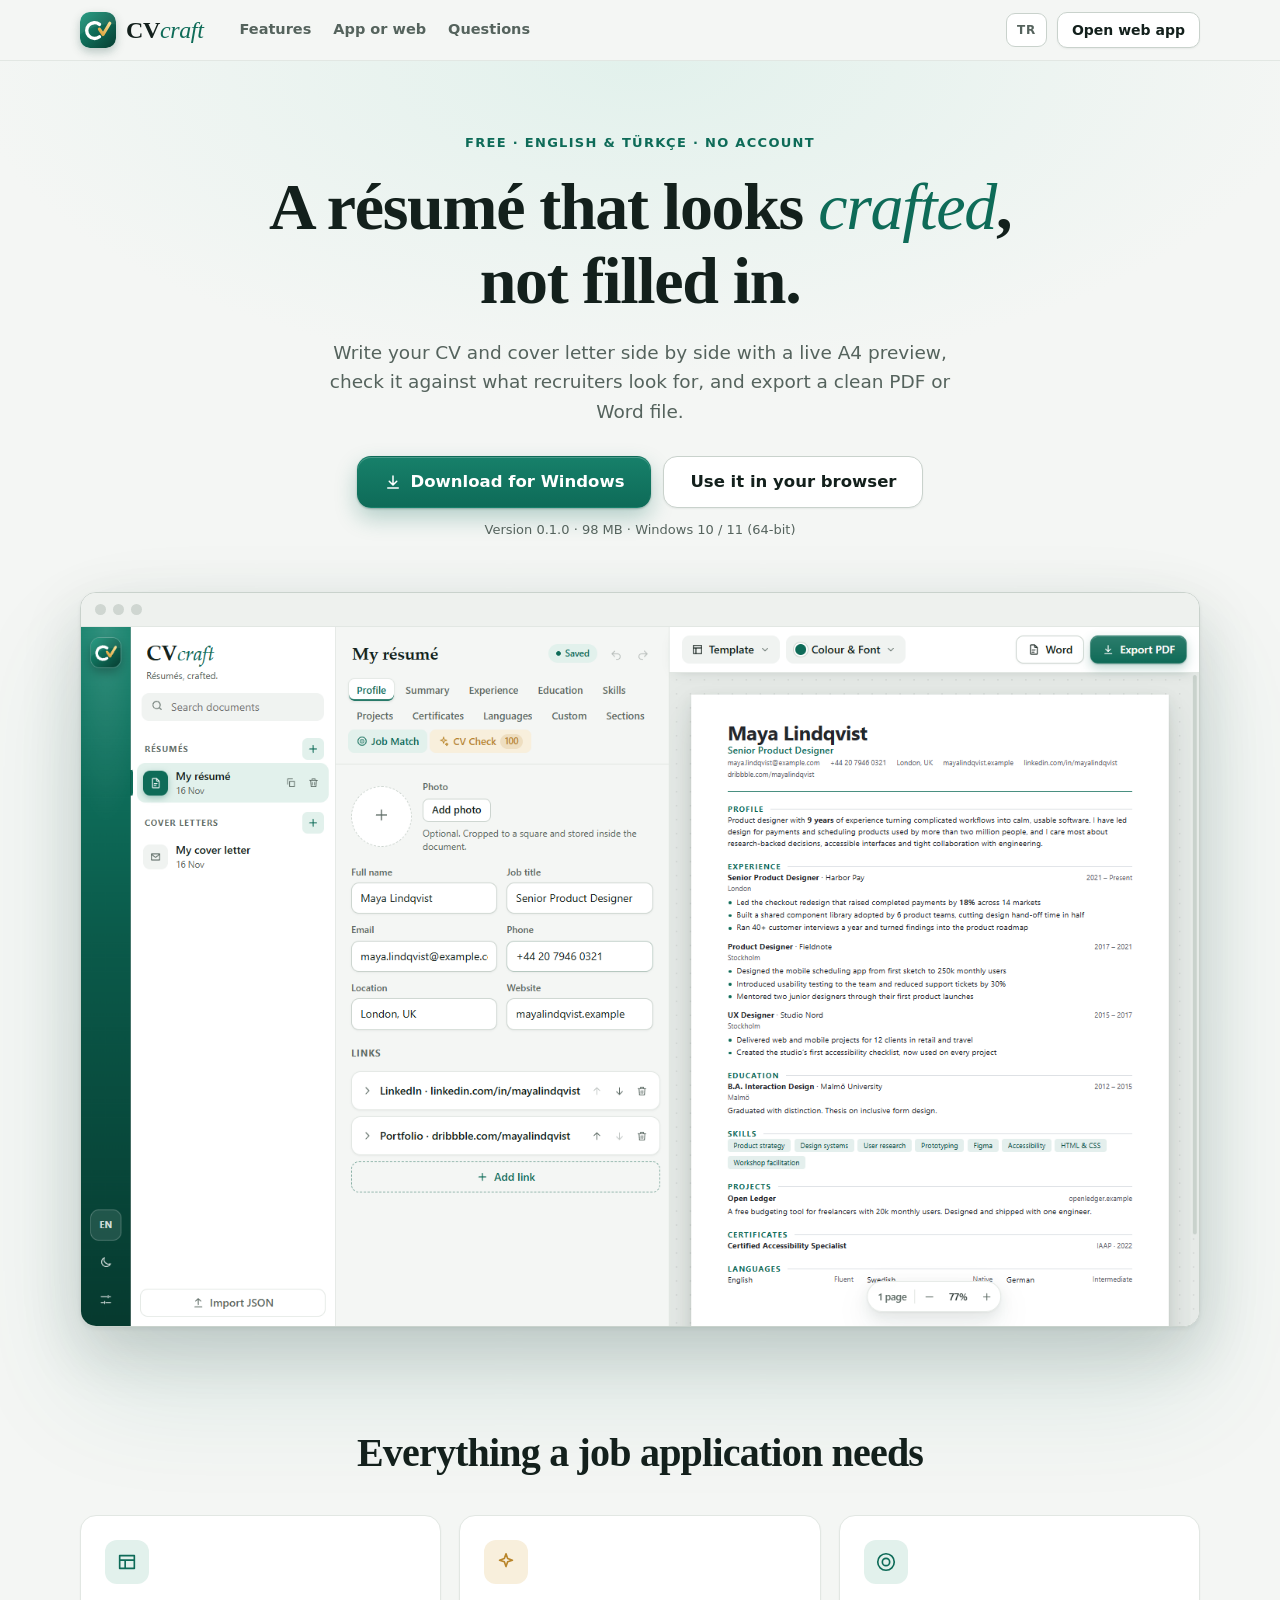
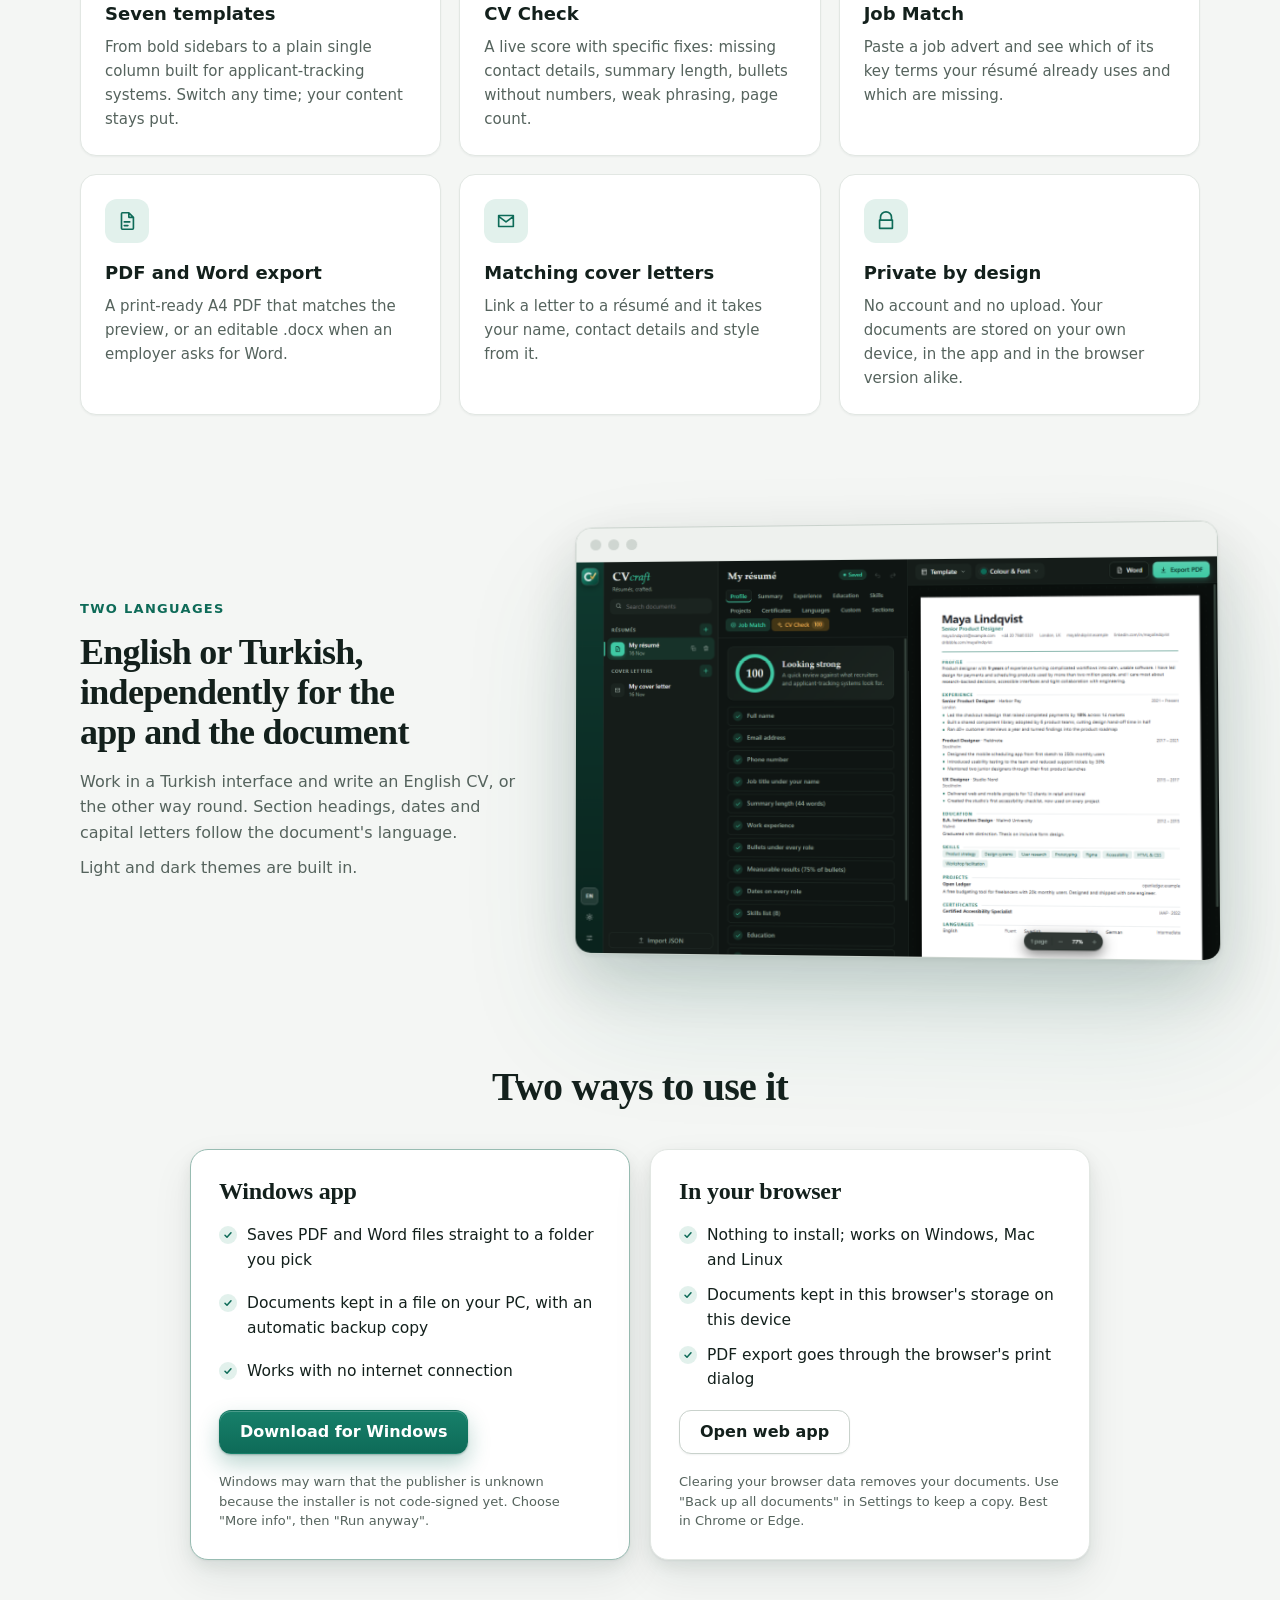
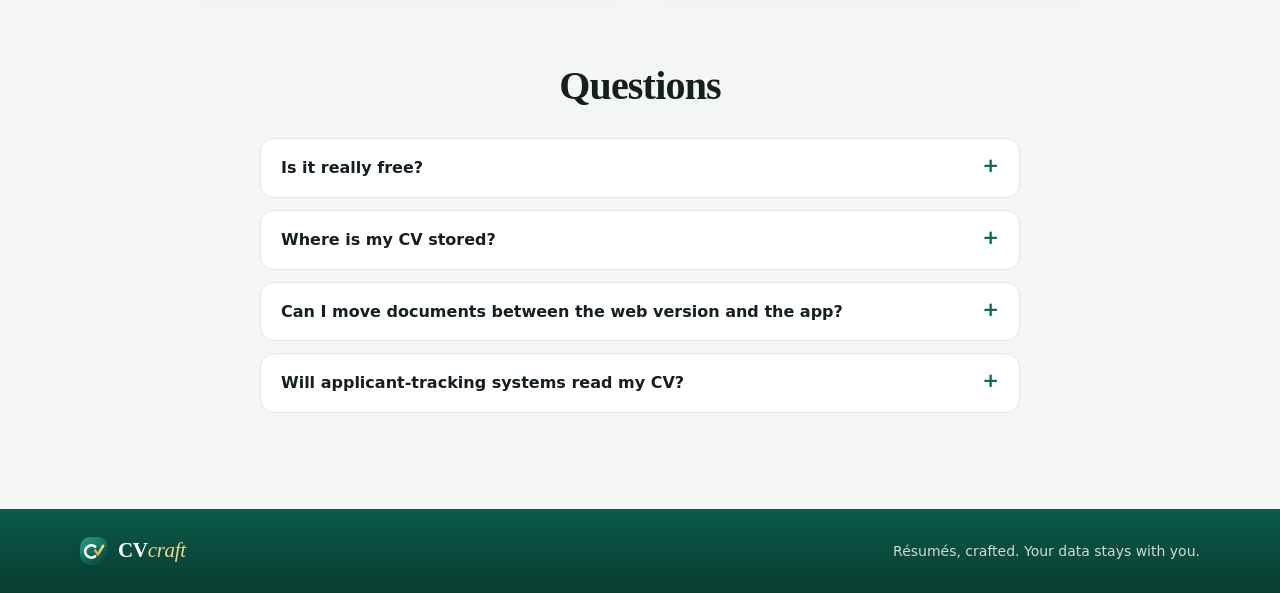
<file: index.html>
<!doctype html>
<html lang="en">
<head>
  <meta charset="utf-8">
  <meta name="viewport" content="width=device-width, initial-scale=1">
  <title>CVcraft - résumés and cover letters, crafted</title>
  <meta name="description" content="CVcraft is a free résumé and cover-letter builder in English and Turkish. Use it in your browser or download the Windows app. Your documents stay on your device.">
  <meta name="theme-color" content="#0e6b58">
  <link rel="icon" href="assets/icon.svg" type="image/svg+xml">
  <link rel="stylesheet" href="site.css">
</head>
<body>
  <header class="nav">
    <a class="logo" href="./" aria-label="CVcraft">
      <img src="assets/icon.svg" alt="" width="36" height="36">
      <span class="wordmark">CV<i>craft</i></span>
    </a>
    <nav class="nav-links">
      <a href="#features" data-i18n="navFeatures">Features</a>
      <a href="#get" data-i18n="navGet">App or web</a>
      <a href="#faq" data-i18n="navFaq">Questions</a>
    </nav>
    <div class="nav-end">
      <button class="lang" type="button" id="lang" aria-label="Language / Dil">TR</button>
      <a class="btn small" href="app/index.html" data-i18n="openWeb">Open web app</a>
    </div>
  </header>

  <main>
    <section class="hero">
      <p class="eyebrow" data-i18n="eyebrow">Free · English &amp; Türkçe · No account</p>
      <h1 data-i18n-html="heroTitle">A résumé that looks <i>crafted</i>,<br>not filled in.</h1>
      <p class="lead" data-i18n="heroLead">Write your CV and cover letter side by side with a live A4 preview, check it against what recruiters look for, and export a clean PDF or Word file.</p>
      <div class="cta">
        <a class="btn primary big" href="https://github.com/OmarBassaj/cvcraft/releases/latest/download/CVcraft-Setup-0.1.0.exe" download>
          <svg width="18" height="18" viewBox="0 0 24 24" fill="none" stroke="currentColor" stroke-width="2" stroke-linecap="round" stroke-linejoin="round" aria-hidden="true"><path d="M12 4v11M7 11l5 5 5-5M5 20h14"/></svg>
          <span data-i18n="download">Download for Windows</span>
        </a>
        <a class="btn big" href="app/index.html" data-i18n="useWeb">Use it in your browser</a>
      </div>
      <p class="fine"><span data-i18n="fineVersion">Version</span> 0.1.0 · 98 MB · Windows 10 / 11 (64-bit)</p>

      <figure class="shot">
        <div class="shot-bar"><i></i><i></i><i></i></div>
        <img class="shot-en" src="assets/app-light.png" width="1440" height="900" alt="The CVcraft editor: document list, form fields and a live A4 preview of a résumé.">
        <img class="shot-tr" src="assets/app-tr.png" width="1440" height="900" alt="CVcraft düzenleyicisi: belge listesi, form alanları ve özgeçmişin canlı A4 önizlemesi." loading="lazy">
      </figure>
    </section>

    <section class="features" id="features">
      <h2 data-i18n="featTitle">Everything a job application needs</h2>
      <div class="grid">
        <article>
          <span class="ic"><svg viewBox="0 0 24 24"><path d="M4 5h16v14H4zM4 10h16M10 10v9"/></svg></span>
          <h3 data-i18n="f1t">Seven templates</h3>
          <p data-i18n="f1d">From bold sidebars to a plain single column built for applicant-tracking systems. Switch any time; your content stays put.</p>
        </article>
        <article>
          <span class="ic gold"><svg viewBox="0 0 24 24"><path d="M12 3l1.800 5.200L19 10l-5.200 1.800L12 17l-1.800-5.200L5 10l5.200-1.800z"/></svg></span>
          <h3 data-i18n="f2t">CV Check</h3>
          <p data-i18n="f2d">A live score with specific fixes: missing contact details, summary length, bullets without numbers, weak phrasing, page count.</p>
        </article>
        <article>
          <span class="ic"><svg viewBox="0 0 24 24"><path d="M12 3a9 9 0 1 0 0 18 9 9 0 0 0 0-18zM12 8a4 4 0 1 0 0 8 4 4 0 0 0 0-8z"/></svg></span>
          <h3 data-i18n="f3t">Job Match</h3>
          <p data-i18n="f3d">Paste a job advert and see which of its key terms your résumé already uses and which are missing.</p>
        </article>
        <article>
          <span class="ic"><svg viewBox="0 0 24 24"><path d="M7 3h7l5 5v12a1 1 0 0 1-1 1H7a1 1 0 0 1-1-1V4a1 1 0 0 1 1-1zM14 3v5h5M9 13h6M9 17h4"/></svg></span>
          <h3 data-i18n="f4t">PDF and Word export</h3>
          <p data-i18n="f4d">A print-ready A4 PDF that matches the preview, or an editable .docx when an employer asks for Word.</p>
        </article>
        <article>
          <span class="ic"><svg viewBox="0 0 24 24"><path d="M4 6h16v12H4zM4 7l8 6 8-6"/></svg></span>
          <h3 data-i18n="f5t">Matching cover letters</h3>
          <p data-i18n="f5d">Link a letter to a résumé and it takes your name, contact details and style from it.</p>
        </article>
        <article>
          <span class="ic"><svg viewBox="0 0 24 24"><path d="M6 11V8a6 6 0 0 1 12 0v3M5 11h14v9H5z"/></svg></span>
          <h3 data-i18n="f6t">Private by design</h3>
          <p data-i18n="f6d">No account and no upload. Your documents are stored on your own device, in the app and in the browser version alike.</p>
        </article>
      </div>
    </section>

    <section class="split">
      <div class="split-text">
        <p class="eyebrow" data-i18n="trEyebrow">Two languages</p>
        <h2 data-i18n="trTitle">English or Turkish, independently for the app and the document</h2>
        <p data-i18n="trText">Work in a Turkish interface and write an English CV, or the other way round. Section headings, dates and capital letters follow the document's language.</p>
        <p data-i18n="darkText">Light and dark themes are built in.</p>
      </div>
      <figure class="shot tilt">
        <div class="shot-bar"><i></i><i></i><i></i></div>
        <img src="assets/app-dark.png" width="1440" height="900" loading="lazy" alt="CVcraft in dark mode showing the CV Check score.">
      </figure>
    </section>

    <section class="get" id="get">
      <h2 data-i18n="getTitle">Two ways to use it</h2>
      <div class="cards">
        <article class="card">
          <h3 data-i18n="appTitle">Windows app</h3>
          <ul>
            <li data-i18n="app1">Saves PDF and Word files straight to a folder you pick</li>
            <li data-i18n="app2">Documents kept in a file on your PC, with an automatic backup copy</li>
            <li data-i18n="app3">Works with no internet connection</li>
          </ul>
          <a class="btn primary" href="https://github.com/OmarBassaj/cvcraft/releases/latest/download/CVcraft-Setup-0.1.0.exe" download data-i18n="download">Download for Windows</a>
          <p class="fine" data-i18n="appFine">Windows may warn that the publisher is unknown because the installer is not code-signed yet. Choose "More info", then "Run anyway".</p>
        </article>
        <article class="card">
          <h3 data-i18n="webTitle">In your browser</h3>
          <ul>
            <li data-i18n="web1">Nothing to install; works on Windows, Mac and Linux</li>
            <li data-i18n="web2">Documents kept in this browser's storage on this device</li>
            <li data-i18n="web3">PDF export goes through the browser's print dialog</li>
          </ul>
          <a class="btn" href="app/index.html" data-i18n="openWeb">Open web app</a>
          <p class="fine" data-i18n="webFine">Clearing your browser data removes your documents. Use "Back up all documents" in Settings to keep a copy. Best in Chrome or Edge.</p>
        </article>
      </div>
    </section>

    <section class="faq" id="faq">
      <h2 data-i18n="faqTitle">Questions</h2>
      <details>
        <summary data-i18n="q1">Is it really free?</summary>
        <p data-i18n="a1">Yes. There is no paid tier, no trial and no licence key.</p>
      </details>
      <details>
        <summary data-i18n="q2">Where is my CV stored?</summary>
        <p data-i18n="a2">On your device only. The Windows app writes one file in your user profile; the web version uses your browser's local storage. CVcraft has no server that receives your documents.</p>
      </details>
      <details>
        <summary data-i18n="q3">Can I move documents between the web version and the app?</summary>
        <p data-i18n="a3">Yes. In Settings choose "Back up all documents" in one, then "Import JSON" in the other.</p>
      </details>
      <details>
        <summary data-i18n="q4">Will applicant-tracking systems read my CV?</summary>
        <p data-i18n="a4">Use the Plain template for online application forms: it is a single column with no graphics, and its PDF text reads back in the right order. The decorative templates are meant for sending to a person.</p>
      </details>
    </section>
  </main>

  <footer class="foot">
    <a class="logo" href="./"><img src="assets/icon.svg" alt="" width="28" height="28"><span class="wordmark">CV<i>craft</i></span></a>
    <span data-i18n="footNote">Résumés, crafted. Your data stays with you.</span>
  </footer>

  <script src="site.js"></script>
</body>
</html>
</file>
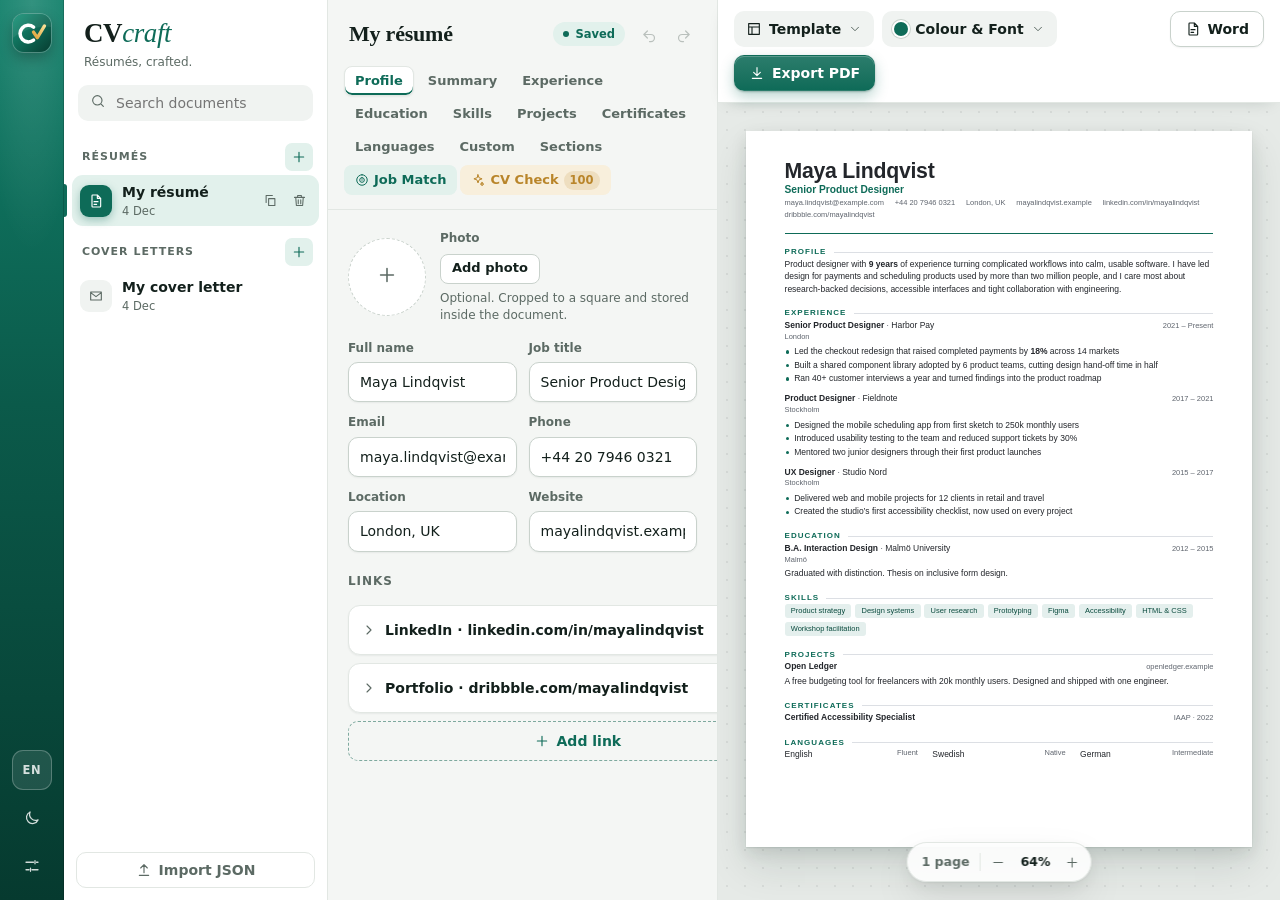
<file: app/index.html>
<!doctype html>
<html lang="en">
<head>
  <meta charset="utf-8">
  <meta name="viewport" content="width=device-width, initial-scale=1">
  <meta http-equiv="Content-Security-Policy"
        content="default-src 'self'; script-src 'self' 'unsafe-eval'; style-src 'self' 'unsafe-inline'; img-src 'self' data: blob:; connect-src 'self'">
  <title>CVcraft</title>
  <link rel="icon" href="icon.svg" type="image/svg+xml">
  <link rel="stylesheet" href="css/app.css">
  <link rel="stylesheet" href="css/doc.css">
</head>
<body>
  <div id="root"></div>
  <script src="app.js"></script>
</body>
</html>
</file>
<file: site.css>
/* CVcraft website. Same palette as the app (src/css/app.css). */
:root {
  --bg: #f4f6f4;
  --panel: #ffffff;
  --line: #e2e7e3;
  --line-strong: #c9d2cc;
  --ink: #13201c;
  --muted: #55635d;
  --brand: #0e6b58;
  --brand-hover: #0a5747;
  --brand-deep: #073d31;
  --brand-soft: #e2f1ec;
  --gold: #b9852a;
  --gold-soft: #f8efdc;
  --shadow: 0 1px 2px rgba(16, 40, 32, .05), 0 6px 16px rgba(16, 40, 32, .07), 0 18px 40px rgba(16, 40, 32, .08);
  --ui: "Segoe UI Variable Text", "Segoe UI", system-ui, -apple-system, Roboto, "Helvetica Neue", Arial, sans-serif;
  --display: "Iowan Old Style", "Palatino Linotype", Palatino, Georgia, serif;
}
* { box-sizing: border-box; }
html { scroll-behavior: smooth; }
body { margin: 0; font: 16px/1.6 var(--ui); color: var(--ink); background: var(--bg); -webkit-font-smoothing: antialiased; }
h1, h2, h3, p, ul, figure { margin: 0; padding: 0; }
ul { list-style: none; }
a { color: inherit; text-decoration: none; }
img { max-width: 100%; height: auto; display: block; }
:focus-visible { outline: 2px solid var(--brand); outline-offset: 3px; border-radius: 6px; }
h1, h2 { font-family: var(--display); letter-spacing: -.02em; line-height: 1.12; text-wrap: balance; }
h1 i, .wordmark i { font-weight: 500; color: var(--brand); }

/* --------------------------------------------------------------- nav */
.nav {
  position: sticky; top: 0; z-index: 10; display: flex; align-items: center; gap: 28px;
  padding: 12px max(20px, calc((100vw - 1120px) / 2));
  background: color-mix(in srgb, var(--bg) 86%, transparent); backdrop-filter: blur(12px);
  border-bottom: 1px solid var(--line);
}
.logo { display: inline-flex; align-items: center; gap: 10px; }
.logo img { border-radius: 10px; box-shadow: 0 4px 10px rgba(7, 61, 49, .25); }
.wordmark { font: 700 24px/1 var(--display); letter-spacing: -.015em; }
.nav-links { display: flex; gap: 22px; margin-left: 8px; font-size: 14.5px; font-weight: 600; color: var(--muted); }
.nav-links a:hover { color: var(--brand); }
.nav-end { margin-left: auto; display: flex; align-items: center; gap: 10px; }
.lang {
  height: 34px; min-width: 40px; padding: 0 10px; border: 1px solid var(--line-strong); border-radius: 9px;
  background: var(--panel); font: 700 12px var(--ui); letter-spacing: .06em; color: var(--muted); cursor: pointer;
}
.lang:hover { border-color: var(--brand); color: var(--brand); }

/* --------------------------------------------------------------- buttons */
.btn {
  display: inline-flex; align-items: center; justify-content: center; gap: 9px; height: 44px; padding: 0 20px;
  border: 1px solid var(--line-strong); border-radius: 12px; background: var(--panel);
  font-weight: 600; white-space: nowrap; box-shadow: 0 1px 2px rgba(16, 40, 32, .06);
  transition: border-color .14s, color .14s, background-color .14s, transform .08s, box-shadow .14s;
}
.btn:hover { border-color: var(--brand); color: var(--brand); }
.btn:active { transform: translateY(1px); }
.btn.primary {
  border-color: transparent; color: #fff;
  background: linear-gradient(180deg, #17806a, var(--brand));
  box-shadow: inset 0 1px 0 rgba(255, 255, 255, .22), 0 1px 2px rgba(7, 61, 49, .3), 0 10px 22px rgba(14, 107, 88, .28);
}
.btn.primary:hover { background: linear-gradient(180deg, var(--brand), var(--brand-hover)); color: #fff; }
.btn.big { height: 52px; padding: 0 26px; font-size: 16.5px; border-radius: 14px; }
.btn.small { height: 36px; padding: 0 14px; font-size: 14px; border-radius: 10px; }

/* --------------------------------------------------------------- hero */
main { overflow-x: clip; }
section { padding: 0 max(20px, calc((100vw - 1120px) / 2)); }
.hero {
  padding-top: 72px; text-align: center;
  background: radial-gradient(70% 420px at 50% 0%, var(--brand-soft), transparent 75%);
}
.eyebrow { font-size: 13px; font-weight: 700; letter-spacing: .1em; text-transform: uppercase; color: var(--brand); }
.hero h1 { font-size: clamp(38px, 6vw, 66px); font-weight: 700; margin-top: 16px; }
.lead { max-width: 640px; margin: 20px auto 0; font-size: 18.5px; color: var(--muted); text-wrap: pretty; }
.cta { display: flex; flex-wrap: wrap; justify-content: center; gap: 12px; margin-top: 30px; }
.fine { margin-top: 12px; font-size: 13px; line-height: 1.5; color: var(--muted); }

.shot {
  margin-top: 52px; border: 1px solid var(--line-strong); border-radius: 16px; overflow: hidden; background: var(--panel);
  box-shadow: 0 2px 4px rgba(16, 40, 32, .06), 0 24px 60px rgba(16, 40, 32, .16), 0 60px 120px rgba(14, 107, 88, .12);
}
.shot-bar { display: flex; gap: 7px; padding: 11px 14px; background: #eef1ee; border-bottom: 1px solid var(--line); }
.shot-bar i { width: 11px; height: 11px; border-radius: 50%; background: #cfd6d1; }
.shot-tr, :root[lang="tr"] .shot-en { display: none; }
:root[lang="tr"] .shot-tr { display: block; }

/* --------------------------------------------------------------- features */
.features { padding-top: 104px; }
section > h2 { font-size: clamp(28px, 4vw, 40px); text-align: center; }
.grid { display: grid; grid-template-columns: repeat(3, 1fr); gap: 18px; margin-top: 40px; }
.grid article {
  padding: 24px; border: 1px solid var(--line); border-radius: 16px; background: var(--panel);
  box-shadow: 0 1px 2px rgba(16, 40, 32, .05); transition: transform .16s, box-shadow .16s, border-color .16s;
}
.grid article:hover { transform: translateY(-3px); border-color: var(--line-strong); box-shadow: var(--shadow); }
.ic { display: grid; place-items: center; width: 44px; height: 44px; border-radius: 12px; background: var(--brand-soft); color: var(--brand); }
.ic.gold { background: var(--gold-soft); color: var(--gold); }
.ic svg { width: 22px; height: 22px; fill: none; stroke: currentColor; stroke-width: 1.8; stroke-linecap: round; stroke-linejoin: round; }
.grid h3 { margin-top: 16px; font-size: 18px; }
.grid p { margin-top: 6px; font-size: 15px; color: var(--muted); }

/* --------------------------------------------------------------- split */
.split { display: grid; grid-template-columns: 5fr 7fr; gap: 48px; align-items: center; padding-top: 112px; }
.split h2 { font-size: clamp(26px, 3.4vw, 36px); margin: 12px 0 16px; }
.split-text p:not(.eyebrow) { color: var(--muted); }
.split-text p + p { margin-top: 10px; }
.split .shot { margin-top: 0; }
.tilt { transform: perspective(1600px) rotateY(-5deg) rotateX(1.5deg); transform-origin: left center; }

/* --------------------------------------------------------------- get */
.get { padding-top: 112px; }
.cards { display: grid; grid-template-columns: 1fr 1fr; gap: 20px; max-width: 900px; margin: 40px auto 0; }
.card {
  display: flex; flex-direction: column; align-items: flex-start; gap: 18px; padding: 28px;
  border: 1px solid var(--line); border-radius: 18px; background: var(--panel); box-shadow: var(--shadow);
}
.card:first-child { border-color: color-mix(in srgb, var(--brand) 35%, var(--line)); }
.card h3 { font: 700 24px var(--display); letter-spacing: -.01em; }
.card ul { display: grid; gap: 10px; flex: 1; }
.card li { position: relative; padding-left: 28px; font-size: 15.5px; }
.card li::before {
  content: ""; position: absolute; left: 0; top: 3px; width: 18px; height: 18px; border-radius: 50%;
  background: var(--brand-soft) url("data:image/svg+xml,%3Csvg xmlns='http://www.w3.org/2000/svg' viewBox='0 0 24 24' fill='none' stroke='%230e6b58' stroke-width='3' stroke-linecap='round' stroke-linejoin='round'%3E%3Cpath d='M6 12.500l4 4 8-9'/%3E%3C/svg%3E") center / 12px no-repeat;
}
.card .fine { margin-top: 0; }

/* --------------------------------------------------------------- faq */
.faq { padding-top: 104px; padding-bottom: 96px; }
.faq details { max-width: 760px; margin: 12px auto 0; border: 1px solid var(--line); border-radius: 14px; background: var(--panel); }
.faq h2 { margin-bottom: 30px; }
.faq summary { padding: 16px 20px; font-weight: 600; cursor: pointer; list-style: none; display: flex; justify-content: space-between; gap: 16px; }
.faq summary::-webkit-details-marker { display: none; }
.faq summary::after { content: "+"; font-size: 20px; line-height: 1; color: var(--brand); transition: transform .15s; }
.faq details[open] summary::after { transform: rotate(45deg); }
.faq details p { padding: 0 20px 18px; color: var(--muted); }

/* --------------------------------------------------------------- footer */
.foot {
  display: flex; flex-wrap: wrap; align-items: center; justify-content: space-between; gap: 14px;
  padding: 28px max(20px, calc((100vw - 1120px) / 2)); color: rgba(255, 255, 255, .8); font-size: 14px;
  background: linear-gradient(180deg, #0b5a4a, var(--brand-deep));
}
.foot .wordmark { color: #fff; font-size: 21px; }
.foot .wordmark i { color: #f3d58b; }

@media (max-width: 900px) {
  .nav-links { display: none; }
  .grid { grid-template-columns: 1fr 1fr; }
  .split { grid-template-columns: 1fr; gap: 32px; }
  .tilt { transform: none; }
}
@media (max-width: 620px) {
  .hero { padding-top: 48px; }
  .grid, .cards { grid-template-columns: 1fr; }
  .cta .btn { width: 100%; }
  .nav { gap: 12px; }
  .wordmark { font-size: 21px; }
  .lead { font-size: 17px; }
  .shot { border-radius: 10px; margin-top: 36px; }
  .shot-bar { padding: 7px 10px; }
  .shot-bar i { width: 8px; height: 8px; }
}
@media (prefers-reduced-motion: reduce) { * { transition: none !important; scroll-behavior: auto !important; } }
</file>
<file: app/css/app.css>
/* CVcraft application chrome. Document styling lives in doc.css. */
:root {
  --bg: #f4f6f4;
  --panel: #ffffff;
  --panel-2: #f0f3f1;
  --field: #ffffff;
  --line: #e2e7e3;
  --line-strong: #c9d2cc;
  --ink: #13201c;
  --muted: #5c6a64;
  --brand: #0e6b58;
  --brand-hover: #0a5747;
  --brand-deep: #073d31;
  --brand-ink: #ffffff;
  --brand-soft: #e2f1ec;
  --gold: #b9852a;
  --gold-soft: #f8efdc;
  --danger: #b3402a;
  --danger-soft: #f8e4df;
  --stage: #e6eae7;
  --stage-dot: rgba(19, 32, 28, .07);
  --ring: color-mix(in srgb, var(--brand) 20%, transparent);
  --shadow-sm: 0 1px 2px rgba(16, 40, 32, .06);
  --shadow: 0 1px 2px rgba(16, 40, 32, .05), 0 6px 16px rgba(16, 40, 32, .07), 0 18px 40px rgba(16, 40, 32, .08);
  --sheet-shadow: 0 1px 2px rgba(16, 40, 32, .10), 0 10px 24px rgba(16, 40, 32, .10), 0 30px 60px rgba(16, 40, 32, .12);
  --r: 12px;
  --ui: "Segoe UI Variable Text", "Segoe UI", system-ui, -apple-system, Roboto, "Helvetica Neue", Arial, sans-serif;
  --display: "Iowan Old Style", "Palatino Linotype", Palatino, Georgia, serif;
  color-scheme: light;
}
:root[data-theme="dark"] {
  --bg: #0f1513;
  --panel: #151c19;
  --panel-2: #1b2420;
  --field: #111815;
  --line: #25302b;
  --line-strong: #37453e;
  --ink: #e9eeeb;
  --muted: #93a29b;
  --brand: #3fc9a4;
  --brand-hover: #5cd8b6;
  --brand-deep: #0a2a22;
  --brand-ink: #04211a;
  --brand-soft: #173229;
  --gold: #e3ad55;
  --gold-soft: #33290f;
  --danger: #f08a70;
  --danger-soft: #3a1f19;
  --stage: #0a0f0d;
  --stage-dot: rgba(255, 255, 255, .05);
  --shadow-sm: 0 1px 2px rgba(0, 0, 0, .4);
  --shadow: 0 1px 2px rgba(0, 0, 0, .4), 0 10px 28px rgba(0, 0, 0, .5);
  --sheet-shadow: 0 2px 6px rgba(0, 0, 0, .5), 0 20px 50px rgba(0, 0, 0, .6);
  color-scheme: dark;
}

* { box-sizing: border-box; }
html, body { height: 100%; margin: 0; }
body {
  font: 14px/1.45 var(--ui);
  color: var(--ink);
  background: var(--bg);
  -webkit-font-smoothing: antialiased;
  overflow: hidden;
}
button, input, textarea, select { font: inherit; color: inherit; }
button { cursor: pointer; transition: background-color .14s, border-color .14s, color .14s, box-shadow .14s, transform .08s; }
input, textarea, select { transition: border-color .14s, box-shadow .14s; }
::selection { background: color-mix(in srgb, var(--brand) 26%, transparent); }
button:disabled { cursor: default; opacity: .38; }
:focus-visible { outline: 2px solid var(--brand); outline-offset: 2px; }
h1, h2, h3, h4, p { margin: 0; }
ul { list-style: none; margin: 0; padding: 0; }
#print-root { display: none; }

.app {
  display: grid;
  grid-template-columns: 64px 264px minmax(390px, .85fr) minmax(430px, 1.35fr);
  height: 100vh;
}

/* ------------------------------------------------------------ rail */
.rail {
  display: flex; flex-direction: column; align-items: center; gap: 8px;
  padding: 14px 0; color: #fff;
  background:
    radial-gradient(120% 40% at 50% 0%, rgba(255, 255, 255, .14), transparent 70%),
    linear-gradient(180deg, #11806a 0%, #0b5a4a 45%, #063a2f 100%);
  box-shadow: inset -1px 0 0 rgba(0, 0, 0, .18);
}
:root[data-theme="dark"] .rail { background: linear-gradient(180deg, #0f3a30 0%, #0a231d 100%); box-shadow: inset -1px 0 0 var(--line); }
.brand img { display: block; border-radius: 11px; box-shadow: 0 0 0 1px rgba(255, 255, 255, .22), 0 6px 14px rgba(0, 0, 0, .28); }
.rail-gap { flex: 1; }
.rail-btn {
  width: 40px; height: 40px; display: grid; place-items: center;
  border: 0; border-radius: 11px; background: transparent; color: rgba(255, 255, 255, .82);
}
.rail-btn:hover { background: rgba(255, 255, 255, .14); color: #fff; }
.rail-btn:active { transform: scale(.95); }
.rail-btn.lang { font-size: 11.5px; font-weight: 700; letter-spacing: .06em; background: rgba(255, 255, 255, .10); box-shadow: inset 0 0 0 1px rgba(255, 255, 255, .24); }
.rail-btn.lang:hover { background: rgba(255, 255, 255, .2); }
.rail :focus-visible { outline-color: #fff; }

/* ------------------------------------------------------------ library */
.library {
  display: flex; flex-direction: column; min-height: 0;
  background: var(--panel); border-right: 1px solid var(--line);
}
.lib-head { padding: 20px 20px 14px; }
.wordmark { font: 700 27px/1 var(--display); letter-spacing: -.015em; }
.wordmark span { color: var(--brand); font-style: italic; font-weight: 500; }
.tagline { margin-top: 7px; font-size: 12px; color: var(--muted); }
.search {
  display: flex; align-items: center; gap: 8px; margin: 0 14px 6px; padding: 0 11px;
  height: 36px; border: 1px solid transparent; border-radius: 10px; background: var(--panel-2); color: var(--muted);
  transition: border-color .14s, box-shadow .14s, background-color .14s;
}
.search:focus-within { border-color: var(--brand); background: var(--field); box-shadow: 0 0 0 3px var(--ring); }
.search input { flex: 1; min-width: 0; border: 0; outline: 0; background: transparent; color: var(--ink); }
.lib-scroll { flex: 1; min-height: 0; overflow-y: auto; padding: 4px 8px 12px; }
.lib-group { margin-top: 12px; }
.lib-gh { display: flex; align-items: center; justify-content: space-between; padding: 0 6px 4px 10px; }
.lib-gh h2 { font-size: 11px; font-weight: 700; letter-spacing: .09em; text-transform: uppercase; color: var(--muted); }
.lib-empty { padding: 6px 10px; font-size: 12.5px; color: var(--muted); }
.doc-list li {
  position: relative; display: flex; align-items: center; gap: 10px; padding: 7px 6px 7px 8px; margin-bottom: 2px;
  border-radius: 11px; cursor: pointer; transition: background-color .14s;
}
.doc-list li:hover { background: var(--panel-2); }
.doc-list li.on { background: var(--brand-soft); }
.doc-list li.on::before { content: ""; position: absolute; left: -8px; top: 9px; bottom: 9px; width: 3px; border-radius: 0 3px 3px 0; background: var(--brand); }
.doc-ic { width: 32px; height: 32px; flex: none; display: grid; place-items: center; border-radius: 9px; background: var(--panel-2); color: var(--muted); transition: background-color .14s, color .14s; }
.doc-list li:hover .doc-ic { background: var(--panel); }
.doc-list li.on .doc-ic { background: var(--brand); color: var(--brand-ink); box-shadow: 0 3px 8px color-mix(in srgb, var(--brand) 35%, transparent); }
.doc-t { flex: 1; min-width: 0; display: flex; flex-direction: column; }
.doc-t b { font-weight: 600; white-space: nowrap; overflow: hidden; text-overflow: ellipsis; }
.doc-t small { font-size: 11.5px; color: var(--muted); }
.doc-a { display: none; gap: 1px; }
.doc-list li:hover .doc-a, .doc-list li:focus-within .doc-a, .doc-list li.on .doc-a { display: flex; }
.lib-import { margin: 8px 12px 12px; justify-content: center; }

/* ------------------------------------------------------------ buttons */
.btn {
  display: inline-flex; align-items: center; gap: 7px; height: 36px; padding: 0 14px;
  border: 1px solid var(--line-strong); border-radius: 10px; background: var(--field); font-weight: 600; white-space: nowrap;
  box-shadow: var(--shadow-sm);
}
.btn:hover:not(:disabled) { border-color: var(--brand); color: var(--brand); }
.btn:active:not(:disabled) { transform: translateY(1px); }
.btn.primary {
  border-color: transparent; color: var(--brand-ink);
  background: linear-gradient(180deg, color-mix(in srgb, var(--brand) 88%, #fff), var(--brand));
  box-shadow: inset 0 1px 0 rgba(255, 255, 255, .22), 0 1px 2px rgba(7, 61, 49, .3), 0 6px 14px color-mix(in srgb, var(--brand) 28%, transparent);
}
.btn.primary:hover:not(:disabled) { background: linear-gradient(180deg, var(--brand), var(--brand-hover)); border-color: transparent; color: var(--brand-ink); }
.btn.ghost, .btn.dashed, .btn.small { box-shadow: none; }
.btn.ghost { background: transparent; border-color: var(--line); color: var(--muted); }
.btn.danger { background: var(--danger); border-color: var(--danger); color: #fff; }
.btn.danger:hover:not(:disabled) { color: #fff; filter: brightness(1.08); }
.btn.small { height: 30px; padding: 0 11px; font-size: 13px; border-radius: 8px; }
.btn.dashed {
  width: 100%; justify-content: center; height: 40px; border-style: dashed; border-color: color-mix(in srgb, var(--brand) 40%, var(--line-strong)); background: transparent; color: var(--brand);
}
.btn.dashed:hover { background: var(--brand-soft); }
.btn span, .tool span { display: inline-grid; }
.ib {
  width: 28px; height: 28px; display: inline-grid; place-items: center; flex: none;
  border: 0; border-radius: 7px; background: transparent; color: var(--muted);
}
.ib:hover:not(:disabled) { background: var(--panel-2); color: var(--ink); }
.ib.danger:hover:not(:disabled) { background: var(--danger-soft); color: var(--danger); }
.ib.accent { color: var(--brand); background: var(--brand-soft); }
.row { display: flex; gap: 8px; align-items: center; flex-wrap: wrap; }
.row.end { justify-content: flex-end; }
.stack { display: grid; gap: 8px; justify-items: start; }

/* ------------------------------------------------------------ editor */
.editor { display: flex; flex-direction: column; min-width: 0; min-height: 0; background: var(--bg); border-right: 1px solid var(--line); }
.ed-top { display: flex; align-items: center; gap: 6px; padding: 16px 20px 8px; }
.title-in {
  flex: 1; min-width: 0; border: 1px solid transparent; border-radius: 8px; background: transparent;
  padding: 4px 8px; margin-left: -8px; font: 600 22px/1.2 var(--display); letter-spacing: -.01em;
}
.title-in:hover { border-color: var(--line); }
.title-in:focus { outline: 0; border-color: var(--brand); background: var(--field); box-shadow: 0 0 0 3px var(--ring); }
.save-state { display: inline-flex; align-items: center; height: 24px; padding: 0 10px; margin-right: 4px; border-radius: 999px; background: var(--panel-2); font-size: 11.5px; font-weight: 600; color: var(--muted); white-space: nowrap; }
.save-state.saved { background: var(--brand-soft); color: var(--brand); }
.save-state.saved::before { content: ""; display: inline-block; width: 6px; height: 6px; margin-right: 6px; border-radius: 50%; background: var(--brand); }
.tabs { display: flex; flex-wrap: wrap; gap: 3px; padding: 6px 16px 14px; border-bottom: 1px solid var(--line); }
.tabs button {
  display: inline-flex; align-items: center; gap: 5px; height: 30px; padding: 0 10px;
  border: 1px solid transparent; border-radius: 8px; background: transparent; color: var(--muted); font-size: 13px; font-weight: 600;
}
.tabs button:hover { color: var(--ink); background: var(--panel-2); }
.tabs button.on { background: var(--panel); border-color: var(--line); color: var(--brand); box-shadow: var(--shadow-sm), inset 0 -2px 0 var(--brand); }
.tabs button.match { color: var(--brand); background: var(--brand-soft); }
.tabs button.match.on { background: var(--brand); border-color: var(--brand); color: var(--brand-ink); box-shadow: 0 4px 10px color-mix(in srgb, var(--brand) 30%, transparent); }
.tabs button.check { color: var(--gold); background: var(--gold-soft); }
.tabs button.check.on { background: var(--gold); border-color: var(--gold); color: #fff; box-shadow: 0 4px 10px color-mix(in srgb, var(--gold) 32%, transparent); }
:root[data-theme="dark"] .tabs button.check.on { color: #241a05; }
.tabs button i { font-style: normal; font-size: 11.5px; padding: 1px 6px; border-radius: 999px; background: color-mix(in srgb, currentColor 16%, transparent); }
.tabs button span { display: inline-grid; }
.ed-body { flex: 1; min-height: 0; overflow-y: auto; padding: 20px; display: flex; flex-direction: column; gap: 15px; }
.ed-h { font-size: 12px; font-weight: 700; letter-spacing: .08em; text-transform: uppercase; color: var(--muted); margin-top: 6px; }
.note { font-size: 13px; color: var(--muted); }

.fld { display: flex; flex-direction: column; gap: 5px; min-width: 0; }
.fld.grow, .grow { flex: 1; }
.fld-l { font-size: 12px; font-weight: 600; color: var(--muted); }
.fld-h { font-size: 12px; color: var(--muted); }
.fld input, .fld textarea, .fld select, .skill-add input {
  width: 100%; border: 1px solid var(--line-strong); border-radius: 10px; background: var(--field); padding: 9px 11px; outline: 0; box-shadow: var(--shadow-sm);
}
.fld textarea { resize: vertical; line-height: 1.5; min-height: 70px; }
.fld input:hover, .fld textarea:hover, .fld select:hover { border-color: color-mix(in srgb, var(--brand) 45%, var(--line-strong)); }
.fld input:focus, .fld textarea:focus, .fld select:focus, .skill-add input:focus { border-color: var(--brand); box-shadow: 0 0 0 3px var(--ring); }
.grid2 { display: grid; grid-template-columns: 1fr 1fr; gap: 12px; }
.grid2.tight { gap: 8px; }
.chk { display: flex; align-items: center; gap: 8px; font-size: 13.5px; }
.chk input { width: 16px; height: 16px; accent-color: var(--brand); }

.photo-row { display: flex; gap: 14px; align-items: center; }
.photo-box {
  width: 78px; height: 78px; flex: none; display: grid; place-items: center; overflow: hidden;
  border: 1.5px dashed var(--line-strong); border-radius: 50%; color: var(--muted); background: var(--panel);
}
.photo-box.has { border-style: solid; }
.photo-box img { width: 100%; height: 100%; object-fit: cover; }
.photo-ctl { display: grid; gap: 6px; }

.list-ed { display: grid; gap: 8px; }
.card { border: 1px solid var(--line); border-radius: var(--r); background: var(--panel); box-shadow: var(--shadow-sm); transition: box-shadow .16s, border-color .16s; }
.card:hover { border-color: var(--line-strong); }
.card.open { border-color: color-mix(in srgb, var(--brand) 35%, var(--line-strong)); box-shadow: var(--shadow); }
.card-h { display: flex; align-items: center; gap: 8px; padding: 10px 8px 10px 12px; cursor: pointer; }
.card-chev { display: grid; color: var(--muted); transform: rotate(-90deg); transition: transform .15s; }
.card.open .card-chev { transform: none; }
.card-t { flex: 1; min-width: 0; font-weight: 600; white-space: nowrap; overflow: hidden; text-overflow: ellipsis; }
.card-a { display: flex; gap: 1px; }
.card-b { display: grid; gap: 12px; padding: 4px 14px 16px; }

.skill-add { display: flex; gap: 8px; align-items: flex-end; }
.chips-ed { display: flex; flex-wrap: wrap; gap: 7px; }
.chips-ed li {
  display: flex; align-items: center; border: 1px solid var(--line-strong); border-radius: 999px; background: var(--panel); padding: 0 4px 0 12px; box-shadow: var(--shadow-sm);
}
.chips-ed input { border: 0; outline: 0; background: transparent; height: 30px; min-width: 3ch; field-sizing: content; }
.chips-ed button { width: 22px; height: 22px; display: grid; place-items: center; border: 0; border-radius: 50%; background: transparent; color: var(--muted); }
.chips-ed button:hover { background: var(--danger-soft); color: var(--danger); }

.custom-sec { display: grid; gap: 10px; padding: 12px; border: 1px solid var(--line); border-radius: var(--r); background: var(--panel-2); }
.custom-h { display: flex; gap: 8px; align-items: flex-end; }

.order-list { display: grid; gap: 6px; }
.order-list li { display: flex; align-items: center; gap: 6px; padding: 7px 8px 7px 12px; border: 1px solid var(--line); border-radius: 10px; background: var(--panel); box-shadow: var(--shadow-sm); }
.order-list li.off .order-t { color: var(--muted); text-decoration: line-through; }
.order-n { width: 22px; height: 22px; display: grid; place-items: center; margin-right: 4px; border-radius: 50%; background: var(--panel-2); font-size: 11.5px; font-weight: 700; color: var(--muted); }
.order-t { flex: 1; font-weight: 600; }
.order-t em { font-style: normal; font-weight: 400; font-size: 12px; color: var(--muted); margin-left: 6px; }

.check-top { display: flex; gap: 18px; align-items: center; padding: 16px 18px; border: 1px solid var(--line); border-radius: 14px; background: linear-gradient(135deg, var(--panel), var(--panel-2)); box-shadow: var(--shadow-sm); }
.ring {
  --c: var(--brand);
  width: 88px; height: 88px; flex: none; border-radius: 50%; display: grid; place-items: center;
  background: radial-gradient(closest-side, var(--panel) 80%, transparent 82%), conic-gradient(var(--c) calc(var(--v) * 1%), var(--line) 0);
}
.ring.checkOk { --c: var(--gold); }
.ring.checkLow { --c: var(--danger); }
.ring b { font: 700 26px/1 var(--display); }
.check-v { font: 600 19px/1.2 var(--display); margin-bottom: 4px; }
.check-list { display: grid; gap: 6px; }
.check-list li { display: flex; gap: 10px; padding: 10px 12px; border: 1px solid var(--line); border-radius: 10px; background: var(--panel); box-shadow: var(--shadow-sm); }
.check-list li.ok { box-shadow: none; background: transparent; }
.check-list li strong { font-weight: 600; }
.check-list li p { font-size: 13px; color: var(--muted); margin-top: 2px; }
.check-i { width: 22px; height: 22px; flex: none; display: grid; place-items: center; border-radius: 50%; background: var(--danger-soft); color: var(--danger); }
.check-list li.minor:not(.ok) .check-i { background: var(--gold-soft); color: var(--gold); }
.check-list li.ok .check-i { background: var(--brand-soft); color: var(--brand); }
.check-list li.ok strong { color: var(--muted); font-weight: 500; }

.ed-h em { font-style: normal; font-weight: 500; font-size: 12px; color: var(--muted); margin-left: 4px; }
.kw { display: flex; flex-wrap: wrap; gap: 7px; }
.kw li { display: flex; align-items: center; gap: 2px; min-height: 30px; padding: 0 11px; border-radius: 999px; border: 1px solid var(--line); background: var(--panel); font-size: 13.5px; }
.kw.hit li { border-color: transparent; background: var(--brand-soft); color: var(--brand); }
.kw.miss li { padding-right: 4px; border-color: color-mix(in srgb, var(--gold) 45%, transparent); background: var(--gold-soft); }
.kw button { width: 22px; height: 22px; display: grid; place-items: center; border: 0; border-radius: 50%; background: transparent; color: var(--muted); }
.kw button:hover { background: var(--brand-soft); color: var(--brand); }

/* ------------------------------------------------------------ stage */
.stage-wrap { position: relative; display: flex; flex-direction: column; min-width: 0; min-height: 0; background: var(--stage); }
.stage-bar {
  position: relative; z-index: 5; display: flex; align-items: center; gap: 8px; padding: 11px 16px; flex-wrap: wrap;
  background: var(--panel); border-bottom: 1px solid var(--line); box-shadow: 0 6px 16px -10px rgba(16, 40, 32, .25);
}
.bar-gap { flex: 1; }
.tool {
  display: inline-flex; align-items: center; gap: 7px; height: 36px; padding: 0 11px;
  border: 1px solid transparent; border-radius: 10px; background: var(--panel-2); font-weight: 600; white-space: nowrap;
}
.tool:hover { border-color: var(--line-strong); background: var(--field); }
.tool .chev { color: var(--muted); }
.dot { width: 14px; height: 14px; border-radius: 50%; box-shadow: 0 0 0 2px var(--panel), 0 0 0 3px var(--line-strong); }
/* Page count and zoom float over the preview, out of the toolbar's way. */
.stage-float {
  position: absolute; z-index: 6; left: 50%; bottom: 18px; transform: translateX(-50%);
  display: flex; align-items: center; gap: 4px; padding: 4px 4px 4px 14px;
  border: 1px solid var(--line); border-radius: 999px; box-shadow: var(--shadow);
  background: color-mix(in srgb, var(--panel) 88%, transparent); backdrop-filter: blur(10px);
}
.page-count { font-size: 12.5px; font-weight: 600; color: var(--muted); white-space: nowrap; padding-right: 10px; border-right: 1px solid var(--line); }
.zoom { display: flex; align-items: center; height: 30px; }
.zoom .ib { border-radius: 50%; }
.zoom-v { border: 0; background: transparent; min-width: 46px; font-size: 12.5px; font-weight: 600; font-variant-numeric: tabular-nums; }
.stage { flex: 1; min-height: 0; overflow: auto; padding: 28px 0 76px; background-image: radial-gradient(var(--stage-dot) 1px, transparent 1.2px); background-size: 18px 18px; }

.pop-wrap { position: relative; }
.pop {
  position: absolute; z-index: 30; top: calc(100% + 6px); left: 0;
  background: var(--panel); border: 1px solid var(--line); border-radius: 14px; box-shadow: var(--shadow); padding: 14px;
  animation: pop-in .14s ease-out;
}
@keyframes pop-in { from { opacity: 0; transform: translateY(-4px) scale(.985); } }
.pop.mini { left: auto; right: 0; padding: 5px; display: grid; min-width: 190px; }
.pop.mini button { border: 0; background: transparent; text-align: left; padding: 9px 11px; border-radius: 8px; font-weight: 500; }
.pop.mini button:hover { background: var(--brand-soft); }
.pop h4, .modal h4 { font-size: 11px; font-weight: 700; letter-spacing: .09em; text-transform: uppercase; color: var(--muted); margin: 14px 0 7px; }
.pop h4:first-child { margin-top: 0; }
.tpl-pop { display: grid; grid-template-columns: repeat(3, 142px); gap: 9px; }
.tpl-card { display: grid; gap: 3px; padding: 8px; text-align: left; border: 1.5px solid var(--line); border-radius: 12px; background: var(--field); }
.tpl-card:hover { border-color: var(--line-strong); transform: translateY(-1px); box-shadow: var(--shadow-sm); }
.tpl-card.on { border-color: var(--brand); box-shadow: 0 0 0 3px var(--ring); }
.tpl-card b { font-size: 13.5px; }
.tpl-card small { font-size: 11.5px; line-height: 1.3; color: var(--muted); }

/* template thumbnails: four bars arranged like the layout they stand for */
.thumb { position: relative; display: block; height: 80px; margin-bottom: 5px; border-radius: 7px; background: #fff; border: 1px solid #e2e7e3; overflow: hidden; }
.thumb i { position: absolute; left: 12%; right: 12%; height: 4px; border-radius: 2px; background: #d5dbd7; }
.thumb i:nth-child(1) { top: 13px; right: 45%; height: 8px; background: #2a2a2a; }
.thumb i:nth-child(2) { top: 31px; right: 55%; background: var(--accent); }
.thumb i:nth-child(3) { top: 44px; }
.thumb i:nth-child(4) { top: 55px; right: 28%; }
.thumb-atlas::before { content: ""; position: absolute; inset: 0 auto 0 0; width: 32%; background: var(--accent); }
.thumb-atlas i { left: 40%; right: 8%; }
.thumb-atlas i:nth-child(1) { right: 22%; }
.thumb-atlas i:nth-child(2) { right: 40%; }
.thumb-heritage i:nth-child(1) { left: 28%; right: 28%; }
.thumb-heritage i:nth-child(2) { left: 38%; right: 38%; }
.thumb-brief::before { content: ""; position: absolute; inset: 0 0 0 auto; width: 30%; background: color-mix(in srgb, var(--accent) 16%, #fff); }
.thumb-brief i { left: 8%; right: 38%; }
.thumb-brief i:nth-child(1) { right: 50%; }
.thumb-brief i:nth-child(2) { right: 62%; }
.thumb-marquee::before { content: ""; position: absolute; inset: 0 auto 0 0; width: 6%; background: var(--accent); }
.thumb-marquee i:nth-child(1) { height: 12px; right: 30%; top: 10px; }
.thumb-marquee i:nth-child(2) { height: 8px; right: 62%; }
.thumb-terminal::before { content: ""; position: absolute; inset: 0 0 auto 0; height: 7px; background: var(--accent); }
.thumb-terminal i:nth-child(1) { top: 17px; }
.thumb-plain i { left: 10%; right: 10%; border-radius: 0; }
.thumb-plain i:nth-child(1) { right: 50%; height: 6px; }
.thumb-plain i:nth-child(2) { right: 10%; height: 1px; background: #2a2a2a; }

.style-pop { width: 268px; }
.swatches { display: grid; grid-template-columns: repeat(10, 1fr); gap: 5px; }
.sw { aspect-ratio: 1; border: 0; border-radius: 50%; padding: 0; }
.sw.on { box-shadow: 0 0 0 2px var(--panel), 0 0 0 4px var(--ink); }
.hex { display: flex; align-items: center; gap: 8px; margin-top: 10px; font-size: 12.5px; color: var(--muted); }
.hex input[type="color"] { width: 30px; height: 28px; padding: 0; border: 1px solid var(--line); border-radius: 6px; background: none; }
.hex-in { flex: 1; min-width: 0; height: 28px; border: 1px solid var(--line); border-radius: 7px; background: var(--field); padding: 0 8px; font-family: Consolas, monospace; }
.font-list { display: grid; grid-template-columns: 1fr 1fr; gap: 5px; }
.font-list button { height: 34px; border: 1px solid var(--line); border-radius: 9px; background: var(--field); font-size: 13.5px; }
.font-list button.on { border-color: var(--brand); background: var(--brand-soft); color: var(--brand); font-weight: 600; }
.seg { display: grid; grid-auto-flow: column; grid-auto-columns: 1fr; gap: 3px; padding: 3px; border-radius: 11px; background: var(--panel-2); }
.seg button { height: 32px; border: 1px solid transparent; border-radius: 8px; background: transparent; color: var(--muted); font-weight: 500; }
.seg button.on { background: var(--panel); border-color: var(--line); box-shadow: var(--shadow-sm); color: var(--brand); font-weight: 600; }

/* ------------------------------------------------------------ sheets */
.sheets { display: flex; flex-direction: column; align-items: center; gap: 26px; width: max-content; min-width: 100%; }
.sheet { position: relative; width: 210mm; height: 297mm; flex: none; background: #fff; box-shadow: var(--sheet-shadow); overflow: hidden; }
.sheet-clip { position: absolute; top: 12mm; left: 0; width: 210mm; height: 273mm; overflow: hidden; }
.sheet-flow { width: 210mm; height: 273mm; column-count: 1; column-gap: 0; column-fill: auto; }
.sheet-num { position: absolute; right: 5mm; bottom: 3mm; font: 600 8pt var(--ui); color: #b0aba1; }

/* ------------------------------------------------------------ misc */
.blank { grid-column: 3 / -1; display: grid; place-content: center; justify-items: center; gap: 10px; text-align: center; padding: 30px; background: radial-gradient(60% 50% at 50% 42%, var(--brand-soft), transparent 70%); }
.blank-logo { border-radius: 22px; box-shadow: 0 14px 34px color-mix(in srgb, var(--brand) 32%, transparent); }
.blank h2 { font: 600 30px var(--display); letter-spacing: -.015em; margin-top: 14px; }
.blank p { color: var(--muted); margin-bottom: 8px; }
.scrim { position: fixed; inset: 0; z-index: 50; display: grid; place-items: center; background: rgba(6, 26, 21, .5); backdrop-filter: blur(5px); padding: 20px; animation: fade-in .14s ease-out; }
@keyframes fade-in { from { opacity: 0; } }
.modal { width: min(440px, 100%); max-height: 100%; overflow: auto; background: var(--panel); border: 1px solid var(--line); border-radius: 18px; box-shadow: var(--shadow), 0 40px 80px rgba(0, 0, 0, .22); padding: 22px 24px 24px; animation: pop-in .16s ease-out; }
.modal header { display: flex; align-items: center; justify-content: space-between; }
.modal header h2 { font: 600 24px var(--display); letter-spacing: -.01em; }
.modal.small { width: min(380px, 100%); }
.confirm-t { font-size: 15px; margin-bottom: 18px; overflow-wrap: anywhere; }
.toasts { position: fixed; z-index: 60; left: 50%; bottom: 22px; transform: translateX(-50%); display: grid; gap: 8px; justify-items: center; }
.toast { display: flex; align-items: center; gap: 12px; padding: 11px 16px; border-radius: 12px; background: var(--brand-deep); color: #fff; box-shadow: var(--shadow); font-weight: 500; animation: pop-in .16s ease-out; }
:root[data-theme="dark"] .toast { background: #e9eeeb; color: #0f1513; }
:root[data-theme="dark"] .toast.error { background: #b3402a; color: #fff; }
.toast.error { background: var(--danger); color: #fff; }
.toast button { border: 0; background: transparent; color: inherit; font-weight: 700; text-decoration: underline; padding: 0; }

::-webkit-scrollbar { width: 11px; height: 11px; }
::-webkit-scrollbar-thumb { background: var(--line-strong); border-radius: 8px; border: 3px solid transparent; background-clip: content-box; }
::-webkit-scrollbar-thumb:hover { background-color: var(--muted); }
::-webkit-scrollbar-track { background: transparent; }

@media (max-width: 1180px) {
  .app { grid-template-columns: 64px 228px minmax(340px, 1fr) minmax(360px, 1fr); }
  .grid2 { grid-template-columns: 1fr; }
  .grid2.tight { grid-template-columns: 1fr 1fr; }
}
@media (prefers-reduced-motion: reduce) { * { transition: none !important; animation: none !important; } }
</file>
<file: app/css/doc.css>
/* The printed documents. Everything here is in physical units (mm / pt) so
   the preview and the PDF are the same layout at different zoom levels. */

.doc {
  --ink: #23262b;
  --soft: #5f656e;
  --rule: #dcdfe4;
  width: 210mm;
  font-family: var(--font);
  font-size: 10pt;
  line-height: 1.45;
  color: var(--ink);
  text-align: left;
  -webkit-print-color-adjust: exact;
  print-color-adjust: exact;
  overflow-wrap: break-word;
}
.doc *, .doc *::before, .doc *::after { box-sizing: border-box; }
.doc h1, .doc h2, .doc p, .doc ul { margin: 0; padding: 0; }
.doc ul { list-style: none; }
.doc.density-compact { font-size: 9.2pt; line-height: 1.36; }

.layout-single { padding: 0 16mm; }

/* header */
.d-head { display: flex; align-items: center; gap: 6mm; margin-bottom: 5mm; }
.d-id { flex: 1; min-width: 0; }
.d-photo { width: 27mm; height: 27mm; border-radius: 50%; object-fit: cover; flex: none; display: block; }
.d-name { font-size: 25pt; line-height: 1.08; font-weight: 700; letter-spacing: -.012em; }
.d-title { font-size: 12pt; margin-top: 1.4mm; color: var(--accent); font-weight: 600; }
.d-contact { display: flex; flex-wrap: wrap; gap: .6mm 4.5mm; margin-top: 2.6mm; font-size: 8.8pt; color: var(--soft); }

/* sections */
.d-sec { margin-top: 5.2mm; }
.density-compact .d-sec { margin-top: 3.8mm; }
.d-h {
  font-size: 9.4pt; font-weight: 700; letter-spacing: .13em; text-transform: uppercase; color: var(--accent);
  margin-bottom: 2.2mm; break-after: avoid; break-inside: avoid;
}
.d-item { break-inside: avoid; }
.d-item + .d-item { margin-top: 3.2mm; }
.density-compact .d-item + .d-item { margin-top: 2.2mm; }
.d-row { display: flex; justify-content: space-between; align-items: baseline; gap: 4mm; }
.d-lead { min-width: 0; }
.d-it { font-weight: 700; }
.d-org::before { content: " · "; color: var(--soft); }
.d-org { color: var(--ink); }
.d-date { flex: none; font-size: 8.8pt; color: var(--soft); white-space: nowrap; font-variant-numeric: tabular-nums; }
.d-sub { font-size: 8.8pt; color: var(--soft); }
.d-text p + p { margin-top: 1.6mm; }
.d-item .d-text { margin-top: .8mm; }
.d-bul { margin-top: 1.1mm !important; }
/* Bullets are inline boxes, not positioned ones: positioned elements paint in
   a later layer, and PDF text extraction then lists every bullet on a page
   after all of its headings. */
.d-bul li { padding-left: 4mm; break-inside: avoid; }
.d-bul li + li { margin-top: .5mm; }
.d-bul li::before { content: ""; display: inline-block; vertical-align: middle; width: 1.3mm; height: 1.3mm; margin: 0 2.1mm 0 -3.4mm; border-radius: 50%; background: var(--accent); }
.d-tags { display: flex; flex-wrap: wrap; gap: 1.6mm; }
.d-tags li { padding: .7mm 2.6mm; border-radius: 1.2mm; font-size: 8.8pt; background: color-mix(in srgb, var(--accent) 11%, #fff); color: color-mix(in srgb, var(--accent) 70%, #000); break-inside: avoid; }
.d-cert { display: flex; justify-content: space-between; align-items: baseline; gap: 4mm; }
.d-cert + .d-cert { margin-top: 1.2mm !important; }
.d-meta { font-size: 8.8pt; color: var(--soft); }
.d-kv { display: grid; grid-template-columns: repeat(3, 1fr); gap: 1mm 6mm; }
.d-kv li { display: flex; justify-content: space-between; gap: 3mm; break-inside: avoid; }
.d-kv em { font-style: normal; color: var(--soft); font-size: 8.8pt; }

/* two-column layouts */
.d-grid { display: grid; }
.layout-side-left .d-grid { grid-template-columns: 64mm 1fr; }
.layout-side-right .d-grid { grid-template-columns: 1fr 62mm; }
.layout-side-left .d-side { padding: 0 7mm 0 9mm; }
.layout-side-left .d-main { padding: 0 14mm 0 9mm; }
.layout-side-right .d-side { order: 2; padding: 0 9mm 0 7mm; }
.layout-side-right .d-main { padding: 0 8mm 0 14mm; }
.d-side .d-photo { width: 34mm; height: 34mm; margin: 0 auto 5mm; }
.d-side .d-sec:first-child { margin-top: 0; }
.d-side .d-tags { gap: 1.3mm; }
.d-side .d-kv { grid-template-columns: 1fr; }
.d-side .d-cert { display: block; }
.d-side .d-cert .d-meta { display: block; }
.d-contact-v li { font-size: 8.8pt; overflow-wrap: anywhere; }
.d-contact-v li + li { margin-top: 1mm; }
.d-main .d-head { margin-bottom: 0; }

/* ---------------------------------------------------------- Aurora */
.tpl-aurora .d-head { padding-bottom: 5mm; border-bottom: .5mm solid var(--accent); }
.tpl-aurora .d-h { display: flex; align-items: center; gap: 3mm; }
.tpl-aurora .d-h::after { content: ""; flex: 1; height: .25mm; background: var(--rule); }

/* ---------------------------------------------------------- Atlas */
.tpl-atlas .d-side { color: #fff; }
.tpl-atlas .d-side .d-h { color: #fff; border-bottom: .25mm solid rgba(255, 255, 255, .45); padding-bottom: 1.2mm; }
.tpl-atlas .d-side .d-photo { border: .8mm solid rgba(255, 255, 255, .85); }
.tpl-atlas .d-side .d-tags li { background: rgba(255, 255, 255, .16); color: #fff; }
.tpl-atlas .d-side .d-kv em, .tpl-atlas .d-side .d-meta { color: rgba(255, 255, 255, .78); }
.tpl-atlas .d-main .d-h { border-bottom: .25mm solid var(--rule); padding-bottom: 1.2mm; }
.tpl-atlas .d-name { font-size: 27pt; }
.tpl-atlas.letter .d-head { padding: 6mm 7mm; border-radius: 2mm; background: var(--accent); color: #fff; }
.tpl-atlas.letter .d-title, .tpl-atlas.letter .d-contact { color: rgba(255, 255, 255, .88); }

/* ---------------------------------------------------------- Heritage */
.tpl-heritage .d-head { flex-direction: column; text-align: center; gap: 3mm; padding-bottom: 4mm; border-bottom: 1.1mm double var(--ink); }
.tpl-heritage .d-name { font-weight: 600; letter-spacing: .04em; font-size: 24pt; }
.tpl-heritage .d-title { color: var(--soft); font-style: italic; font-weight: 400; }
.tpl-heritage .d-contact { justify-content: center; }
.tpl-heritage .d-h { text-align: center; letter-spacing: .2em; color: var(--ink); }
.tpl-heritage .d-h span { padding-bottom: .8mm; border-bottom: .5mm solid var(--accent); }
.tpl-heritage .d-date { font-style: italic; }
.tpl-heritage .d-tags { justify-content: center; gap: .5mm 0; }
.tpl-heritage .d-tags li { background: none; color: var(--ink); padding: 0; font-size: 10pt; }
.tpl-heritage .d-tags li + li::before { content: "•"; margin: 0 2.4mm; color: var(--accent); }
.tpl-heritage .d-bul li::before { width: 1.6mm; height: .3mm; margin-right: 1.8mm; border-radius: 0; background: var(--ink); }
.tpl-heritage.letter .d-h { text-align: left; }

/* ---------------------------------------------------------- Brief */
.tpl-brief .d-name { font-size: 22pt; }
.tpl-brief .d-main .d-head { padding-bottom: 3mm; border-bottom: .7mm solid var(--accent); }
.tpl-brief .d-side .d-photo { border-radius: 3mm; }
.tpl-brief .d-side .d-tags li { background: #fff; }
.tpl-brief .d-h { letter-spacing: .08em; }
.tpl-brief.letter .d-head { padding-bottom: 3mm; border-bottom: .7mm solid var(--accent); }

/* ---------------------------------------------------------- Marquee */
.tpl-marquee.layout-single { padding-left: 20mm; }
.tpl-marquee .d-name { font-size: 31pt; font-weight: 800; text-transform: uppercase; letter-spacing: -.01em; line-height: 1; }
.tpl-marquee .d-title { color: var(--ink); font-weight: 500; font-size: 13pt; margin-top: 2mm; }
.tpl-marquee .d-photo { border-radius: 2mm; width: 30mm; height: 30mm; }
.tpl-marquee .d-h span { display: inline-block; background: var(--accent); color: #fff; padding: .9mm 3mm; border-radius: .8mm; letter-spacing: .1em; }
.tpl-marquee .d-tags li { background: none; border: .3mm solid var(--accent); color: var(--ink); }
.tpl-marquee .d-bul li::before { border-radius: 0; }

/* ---------------------------------------------------------- Terminal */
.tpl-terminal .d-head { padding-bottom: 4mm; border-bottom: .25mm dashed var(--soft); }
.tpl-terminal .d-photo { border-radius: 1.5mm; }
.tpl-terminal .d-name { font-size: 22pt; }
.tpl-terminal .d-title::before { content: "> "; }
.tpl-terminal .d-h, .tpl-terminal .d-date, .tpl-terminal .d-contact, .tpl-terminal .d-tags li, .tpl-terminal .d-title {
  font-family: Consolas, "Cascadia Mono", "Courier New", monospace;
}
.tpl-terminal .d-h { letter-spacing: .04em; }
.tpl-terminal .d-h::before { content: "## "; color: var(--soft); }
.tpl-terminal .d-tags li { border-radius: 0; background: none; border: .25mm solid var(--rule); color: var(--ink); }
.tpl-terminal .d-bul li::before { content: "-"; background: none; width: 3.6mm; height: auto; margin: 0 0 0 -3.6mm; vertical-align: baseline; color: var(--accent); font-weight: 700; }

/* ---------------------------------------------------------- Plain
   For applicant-tracking systems, which read the PDF's text and nothing
   else. One column in source order, no photo, no spaced-out capitals (they
   extract as "S K I L L S"), and lists written as ordinary sentences. */
.tpl-plain { --soft: #3d4148; }
.tpl-plain .d-photo { display: none; }
.tpl-plain .d-head { margin-bottom: 3mm; }
.tpl-plain .d-name { font-size: 20pt; letter-spacing: 0; }
.tpl-plain .d-title { color: var(--ink); font-size: 11.5pt; }
.tpl-plain .d-contact { gap: 0; color: var(--ink); font-size: 9.5pt; }
.tpl-plain .d-contact li:not(:last-child)::after { content: " | "; white-space: pre; }
.tpl-plain .d-h {
  font-size: 11pt; letter-spacing: 0; text-transform: none; color: var(--ink);
  padding-bottom: .8mm; border-bottom: .3mm solid var(--ink);
}
.tpl-plain .d-org::before { content: ", "; color: inherit; }
.tpl-plain .d-date, .tpl-plain .d-sub, .tpl-plain .d-meta, .tpl-plain .d-kv em { font-size: 9.5pt; }
.tpl-plain .d-bul li::before { content: "•"; background: none; width: 3.4mm; height: auto; margin: 0 0 0 -3.4mm; vertical-align: baseline; color: var(--ink); }
.tpl-plain .d-tags, .tpl-plain .d-kv { display: block; }
.tpl-plain .d-tags li, .tpl-plain .d-kv li { display: inline; padding: 0; background: none; color: var(--ink); font-size: inherit; }
.tpl-plain .d-tags li + li::before, .tpl-plain .d-kv li + li::before { content: ", "; }
.tpl-plain .d-kv em::before { content: " ("; }
.tpl-plain .d-kv em::after { content: ")"; }
.tpl-plain .d-cert { display: block; }
.tpl-plain .d-cert .d-meta::before { content: " - "; }
.tpl-plain .l-subj { color: var(--ink); }

/* ---------------------------------------------------------- letters */
.letter .d-head { margin-bottom: 9mm; }
.l-body { font-size: 10.5pt; line-height: 1.6; }
.density-compact .l-body { font-size: 9.8pt; line-height: 1.5; }
.l-date { color: var(--soft); margin-bottom: 6mm !important; }
.l-rcpt { margin-bottom: 7mm; line-height: 1.45; }
.l-subj { font-weight: 700; margin-bottom: 5mm !important; color: var(--accent); }
.l-greet { margin-bottom: 3mm !important; }
.l-text p + p { margin-top: 3.2mm; }
.l-end { margin-top: 8mm; break-inside: avoid; }
.l-sign { margin-top: 9mm !important; font-weight: 700; }

/* ---------------------------------------------------------- page decoration
   Painted once per sheet in the preview, and once per page in print. */
.decor-side-left::before, .decor-side-right::before, .decor-topbar::before, .decor-edge::before {
  content: ""; position: absolute; background: var(--accent);
  -webkit-print-color-adjust: exact; print-color-adjust: exact;
}
.decor-side-left::before { inset: 0 auto 0 0; width: 64mm; }
.decor-side-right::before { inset: 0 0 0 auto; width: 62mm; background: color-mix(in srgb, var(--accent) 10%, #fff); }
.decor-topbar::before { inset: 0 0 auto 0; height: 5mm; }
.decor-edge::before { inset: 0 auto 0 0; width: 7mm; }
.sheet-clip { z-index: 1; }

/* ---------------------------------------------------------- print */
@page { size: A4; margin: 0; }
@media print {
  html, body { height: auto !important; overflow: visible !important; background: #fff !important; }
  .app { display: none !important; }
  #print-root { display: block !important; }
  .print-decor { position: fixed; inset: 0; }
  .print-table { position: relative; width: 210mm; border-collapse: collapse; border-spacing: 0; }
  .print-table td { padding: 0; }
  .print-space { height: 12mm; }
}
</file>
